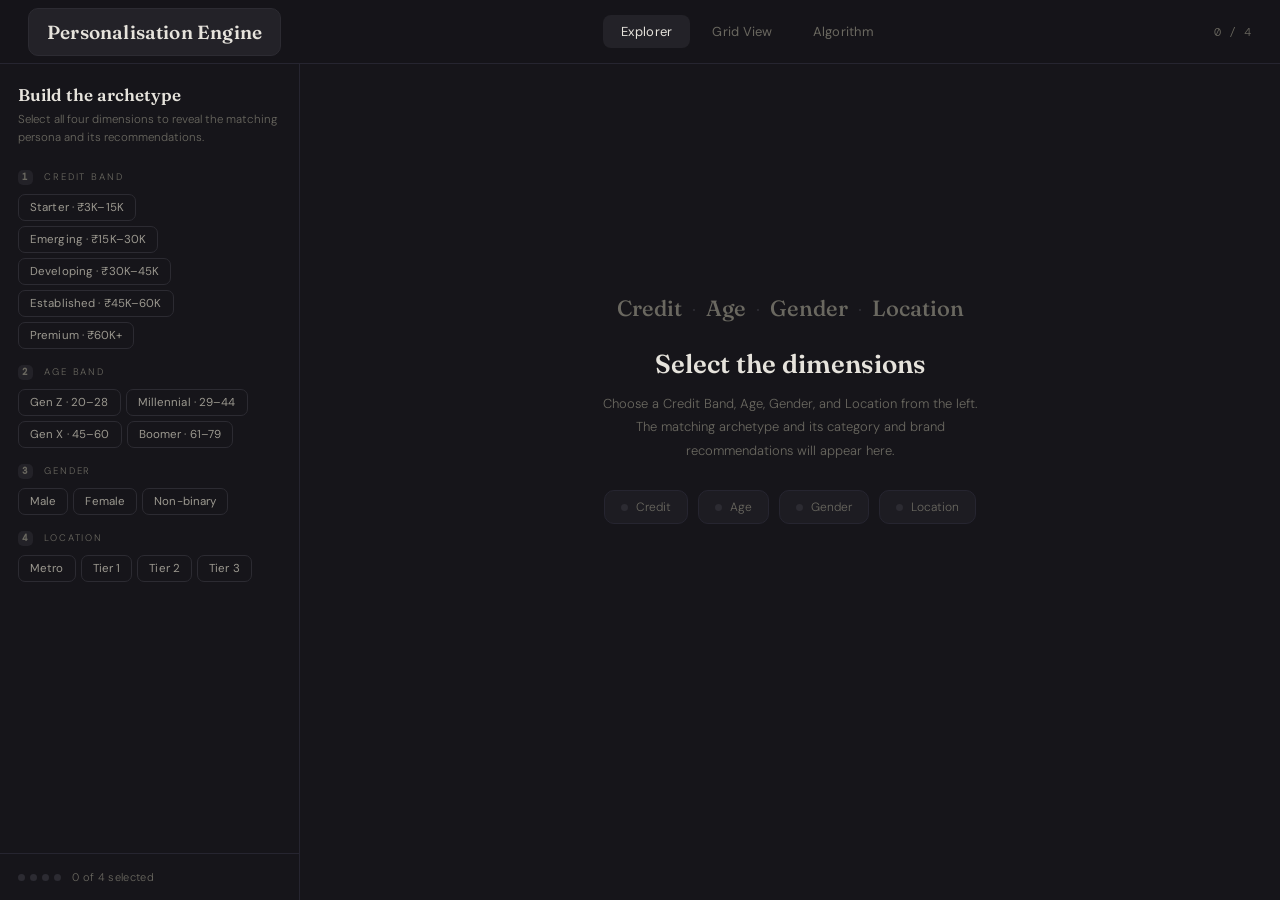
<file: persona-matrix-subtle_9.html>
<!DOCTYPE html>
<html lang="en">
<head>
<meta charset="UTF-8">
<meta name="viewport" content="width=device-width, initial-scale=1.0">
<title>Personalisation Engine</title>
<style>
  @import url('https://fonts.googleapis.com/css2?family=Fraunces:opsz,wght@9..144,400;9..144,500;9..144,600&family=DM+Mono:wght@400;500&family=DM+Sans:wght@300;400;500;600&display=swap');

  * { box-sizing: border-box; margin: 0; padding: 0; }

  :root {
    /* Subtle, muted palette — warm paper-dark base */
    --bg:        #16151a;
    --surface:   #1d1c22;
    --surface-2: #232228;
    --border:    #2c2b32;
    --border-soft: #262530;
    --text:      #e6e3dc;
    --text-2:    #9b988f;
    --text-3:    #6a6860;
    --accent:    #b8a888;   /* soft champagne */

    /* Dimension accents — all desaturated, low-chroma */
    --c-credit:  #c2897a;   /* dusty terracotta */
    --c-age:     #a89a7c;   /* sand */
    --c-gender:  #8a9aa6;   /* slate blue-grey */
    --c-loc:     #9aa68a;   /* sage */
    --c-tier:    #a294ad;   /* muted lavender */

    --good: #8faa8b;
    --warn: #c2a878;
    --risk: #c2897a;
  }

  body {
    background: var(--bg);
    color: var(--text);
    font-family: 'DM Sans', sans-serif;
    font-weight: 300;
    -webkit-font-smoothing: antialiased;
    min-height: 100vh;
  }

  ::-webkit-scrollbar { width: 5px; height: 5px; }
  ::-webkit-scrollbar-track { background: transparent; }
  ::-webkit-scrollbar-thumb { background: var(--border); border-radius: 99px; }

  button { font-family: inherit; cursor: pointer; }
  input { font-family: inherit; }

  /* ── TOP BAR ── */
  .topbar {
    height: 64px;
    border-bottom: 1px solid var(--border-soft);
    display: flex;
    align-items: center;
    justify-content: space-between;
    padding: 0 28px;
    position: sticky;
    top: 0;
    background: rgba(22,21,26,0.92);
    backdrop-filter: blur(12px);
    z-index: 100;
  }
  .brand { display: flex; align-items: center; gap: 14px; }
  .brand-mark {
    width: 40px; height: 40px; border-radius: 11px;
    background: linear-gradient(145deg, #5a5048, #3a342e);
    border: 1px solid #4a443c;
    display: flex; align-items: center; justify-content: center;
    font-family: 'Fraunces', serif; font-weight: 600; font-size: 15px;
    color: var(--accent);
  }
  .brand-title { font-family: 'Fraunces', serif; font-weight: 600; font-size: 19px; letter-spacing: 0.01em; }
  .brand-sub { font-size: 10px; color: var(--text-3); letter-spacing: 0.22em; text-transform: uppercase; margin-top: 2px; }

  .nav { display: flex; gap: 4px; }
  .nav button {
    padding: 8px 18px; border-radius: 8px; border: none; background: transparent;
    color: var(--text-3); font-size: 13px; font-weight: 400; letter-spacing: 0.02em;
    transition: all 0.18s;
  }
  .nav button:hover { color: var(--text-2); }
  .nav button.active { background: var(--surface-2); color: var(--text); }

  .counter { font-family: 'DM Mono', monospace; font-size: 12px; color: var(--text-3); letter-spacing: 0.05em; }

  /* ── LAYOUT ── */
  .layout { display: grid; grid-template-columns: 300px 1fr; min-height: calc(100vh - 64px); }

  /* ── SIDEBAR ── */
  .sidebar { border-right: 1px solid var(--border-soft); display: flex; flex-direction: column; overflow: hidden; }
  .sidebar-filters { padding: 20px 18px; overflow-y: auto; }

  .search {
    width: 100%; padding: 11px 14px; border-radius: 10px;
    border: 1px solid var(--border); background: var(--surface);
    color: var(--text); font-size: 13px; outline: none; margin-bottom: 20px;
    transition: border-color 0.18s;
  }
  .search::placeholder { color: var(--text-3); }
  .search:focus { border-color: #3d3c44; }

  .filter-group { margin-bottom: 16px; }
  .filter-group:last-child { margin-bottom: 0; }
  .filter-label { font-size: 9.5px; color: var(--text-3); letter-spacing: 0.2em; text-transform: uppercase; margin-bottom: 9px; }
  .chips { display: flex; flex-wrap: wrap; gap: 5px; }
  .chip {
    padding: 5px 11px; border-radius: 7px; border: 1px solid var(--border);
    background: transparent; font-size: 11.5px; font-weight: 400; letter-spacing: 0.01em;
    transition: all 0.16s; color: var(--text-2);
  }
  .chip:hover { border-color: #3a3941; color: var(--text); }
  .chip.active { font-weight: 500; }

  /* ── COMBO LIST ── */
  .combo-list { flex: 1; overflow-y: auto; padding: 8px; }
  .combo {
    padding: 10px 12px; border-radius: 9px; cursor: pointer; margin-bottom: 3px;
    transition: background 0.14s; border: 1px solid transparent;
  }
  .combo:hover { background: var(--surface); }
  .combo.active { background: var(--surface-2); border-color: var(--border); }
  .combo-top { display: flex; justify-content: space-between; align-items: center; margin-bottom: 5px; }
  .combo-code { font-family: 'DM Mono', monospace; font-size: 13px; font-weight: 500; letter-spacing: 0.02em; }
  .combo-tag { font-size: 10px; font-weight: 500; letter-spacing: 0.04em; }
  .combo-meta { font-size: 11px; color: var(--text-3); display: flex; gap: 5px; align-items: center; }
  .combo-bar { height: 2px; background: var(--border); border-radius: 99px; margin-top: 7px; overflow: hidden; }
  .combo-bar > div { height: 100%; border-radius: 99px; transition: width 0.5s ease; }

  .combo-count {
    padding: 11px 18px; font-size: 11px; color: var(--text-3);
    border-top: 1px solid var(--border-soft); letter-spacing: 0.05em;
  }

  /* ── DETAIL ── */
  .detail { overflow-y: auto; padding: 30px 36px; }

  .detail-header { padding-bottom: 24px; border-bottom: 1px solid var(--border-soft); margin-bottom: 24px; }
  .header-row { display: flex; justify-content: space-between; align-items: flex-start; }
  .code-display { font-family: 'Fraunces', serif; font-size: 27px; font-weight: 600; letter-spacing: 0.01em; margin-bottom: 10px; line-height: 1.15; }
  .persona-name { font-size: 16px; color: var(--text-2); font-weight: 300; margin-bottom: 14px; }

  .tags { display: flex; flex-wrap: wrap; gap: 7px; }
  .dtag {
    font-family: 'DM Mono', monospace; font-size: 11px; font-weight: 500;
    padding: 5px 11px; border-radius: 6px; letter-spacing: 0.02em;
    border: 1px solid; background: transparent;
  }

  .score-display { text-align: right; flex-shrink: 0; }
  .score-num { font-family: 'Fraunces', serif; font-weight: 600; font-size: 54px; line-height: 0.9; color: var(--accent); }
  .score-label { font-size: 9.5px; color: var(--text-3); letter-spacing: 0.15em; text-transform: uppercase; margin-top: 6px; }

  /* ── PANELS GRID ── */
  .main-grid { display: grid; grid-template-columns: 1.4fr 1fr; gap: 16px; margin-bottom: 16px; }

  .panel {
    background: var(--surface); border: 1px solid var(--border-soft);
    border-radius: 14px; padding: 22px 24px;
  }
  .panel-label { font-size: 9.5px; color: var(--text-3); letter-spacing: 0.18em; text-transform: uppercase; margin-bottom: 18px; }

  .score-line { display: flex; align-items: center; gap: 14px; margin-bottom: 15px; }
  .score-line:last-child { margin-bottom: 0; }
  .score-line-label { font-size: 12px; color: var(--text-2); width: 72px; letter-spacing: 0.04em; }
  .score-track { flex: 1; height: 3px; background: var(--border); border-radius: 99px; overflow: hidden; }
  .score-fill { height: 100%; border-radius: 99px; transition: width 0.7s ease; }
  .score-val { font-family: 'DM Mono', monospace; font-size: 13px; font-weight: 500; width: 24px; text-align: right; }

  .stack { display: flex; flex-direction: column; gap: 14px; }
  .mini-panel {
    background: var(--surface); border: 1px solid var(--border-soft);
    border-radius: 14px; padding: 16px 20px;
  }
  .mini-label { font-size: 9.5px; color: var(--text-3); letter-spacing: 0.18em; text-transform: uppercase; margin-bottom: 7px; }
  .mini-value { font-size: 14px; font-weight: 400; }
  .mini-value.profile { font-size: 13px; line-height: 1.6; color: var(--text-2); }

  /* ── DIMENSION CONTEXT ── */
  .dim-grid { display: grid; grid-template-columns: repeat(4, 1fr); gap: 14px; margin-bottom: 28px; }
  .dim-card {
    background: var(--surface); border: 1px solid var(--border-soft);
    border-radius: 13px; padding: 18px 18px;
  }
  .dim-card-label { font-size: 9.5px; letter-spacing: 0.15em; text-transform: uppercase; margin-bottom: 9px; font-weight: 500; }
  .dim-card-value { font-family: 'Fraunces', serif; font-size: 21px; font-weight: 600; margin-bottom: 10px; }
  .dim-card-note { font-size: 11.5px; color: var(--text-3); line-height: 1.6; }

  /* ── CATEGORIES ── */
  .cat-section-label { font-size: 9.5px; color: var(--text-3); letter-spacing: 0.18em; text-transform: uppercase; margin-bottom: 16px; }
  .cat-tabs { display: flex; gap: 9px; flex-wrap: wrap; margin-bottom: 18px; }
  .cat-tab {
    padding: 9px 18px; border-radius: 9px; border: 1px solid var(--border);
    background: transparent; font-size: 13px; font-weight: 400; color: var(--text-2);
    transition: all 0.15s;
  }
  .cat-tab:hover { border-color: #3a3941; color: var(--text); }
  .cat-tab.active { background: var(--surface-2); color: var(--text); border-color: var(--border); font-weight: 500; }

  .cat-detail {
    background: var(--surface); border: 1px solid var(--border-soft);
    border-radius: 16px; padding: 28px 30px;
  }
  .cat-detail-head { display: flex; justify-content: space-between; align-items: flex-start; margin-bottom: 20px; }
  .cat-title { font-family: 'Fraunces', serif; font-size: 28px; font-weight: 600; margin-bottom: 12px; }
  .cat-pills { display: flex; gap: 8px; }
  .cat-pill {
    font-family: 'DM Mono', monospace; font-size: 11px; font-weight: 500;
    padding: 5px 12px; border-radius: 6px; border: 1px solid; background: transparent;
  }
  .cat-emi { display: flex; gap: 24px; }
  .cat-emi-item { text-align: right; }
  .cat-emi-label { font-size: 9.5px; color: var(--text-3); letter-spacing: 0.12em; text-transform: uppercase; margin-bottom: 4px; }
  .cat-emi-val { font-family: 'DM Mono', monospace; font-size: 14px; font-weight: 500; }

  .brands { display: flex; flex-wrap: wrap; gap: 10px; }
  .brand {
    padding: 11px 18px; border-radius: 10px; border: 1px solid var(--border);
    background: var(--surface-2); font-size: 13px; color: var(--text); font-weight: 400;
    transition: border-color 0.15s;
  }
  .brand:hover { border-color: #3d3c44; }

  /* ── CATEGORIES + BAND SIDE BY SIDE ── */
  .cat-band-row { display: grid; grid-template-columns: 1fr 1fr; gap: 20px; align-items: stretch; margin-bottom: 4px; }
  .cat-col, .band-col { min-width: 0; display: flex; flex-direction: column; }
  .cat-col .cat-detail, .band-col .band-explainer { flex: 1; }

  /* ── CREDIT BAND × CATEGORIES EXPLAINER ── */
  .band-explainer {
    background: var(--surface); border: 1px solid var(--border-soft);
    border-radius: 16px; padding: 20px 22px;
  }
  .band-explainer-intro {
    display: flex; align-items: flex-start; gap: 14px;
    padding: 0 0 16px 14px; border-left: 2px solid; margin-bottom: 16px;
  }
  .band-tier-pill {
    font-family: 'DM Mono', monospace; font-size: 11px; font-weight: 500;
    padding: 4px 11px; border-radius: 6px; border: 1px solid; background: transparent;
    flex-shrink: 0; white-space: nowrap;
  }
  .band-explainer-text { font-size: 12.5px; color: var(--text-2); line-height: 1.7; }

  .band-table { display: flex; flex-direction: column; }
  .band-th, .band-tr {
    display: grid; grid-template-columns: 1.8fr 1fr 1.4fr;
    gap: 10px; align-items: center; padding: 11px 10px;
  }
  .band-th {
    font-size: 9.5px; color: var(--text-3); letter-spacing: 0.12em; text-transform: uppercase;
    border-bottom: 1px solid var(--border-soft);
  }
  .band-tr { border-bottom: 1px solid var(--border-soft); transition: background 0.14s; }
  .band-tr:last-child { border-bottom: none; }
  .band-tr:hover { background: var(--surface-2); border-radius: 8px; }
  .band-cat { font-size: 12px; color: var(--text); font-weight: 400; }
  .band-tier-mini { font-family: 'DM Mono', monospace; font-size: 11px; font-weight: 500; }
  .band-num { font-family: 'DM Mono', monospace; font-size: 11px; color: var(--text-2); }

  /* Stack on narrower widths */
  @media (max-width: 1080px) {
    .cat-band-row { grid-template-columns: 1fr; }
  }

  /* ── GRID VIEW ── */
  .gridview { padding: 30px 36px; }
  .grid-credit-block { margin-bottom: 30px; }
  .grid-credit-head { display: flex; align-items: center; gap: 11px; margin-bottom: 14px; }
  .grid-credit-dot { width: 9px; height: 9px; border-radius: 99px; }
  .grid-credit-title { font-size: 13px; font-weight: 500; letter-spacing: 0.03em; }
  .grid-matrix { display: grid; grid-template-columns: 150px repeat(4, 1fr); gap: 6px; }
  .grid-head-cell {
    padding: 9px 12px; border-radius: 8px; background: var(--surface);
    text-align: center; border: 1px solid var(--border-soft);
  }
  .grid-head-cell .gh-sym { font-family: 'DM Mono', monospace; font-size: 14px; font-weight: 500; }
  .grid-head-cell .gh-label { font-size: 10px; color: var(--text-3); margin-top: 2px; }
  .grid-row-label {
    padding: 9px 12px; border-radius: 8px; background: var(--surface);
    border: 1px solid var(--border-soft); display: flex; align-items: center; gap: 8px;
  }
  .grid-cell {
    padding: 11px 12px; border-radius: 8px; background: var(--surface);
    border: 1px solid var(--border-soft); cursor: pointer; text-align: left;
    transition: all 0.14s;
  }
  .grid-cell:hover { border-color: var(--border); background: var(--surface-2); }
  .grid-cell.active { border-color: var(--accent); }
  .grid-cell-code { font-family: 'DM Mono', monospace; font-size: 11px; font-weight: 500; margin-bottom: 4px; }
  .grid-cell-cat { font-size: 10px; color: var(--text-3); line-height: 1.4; margin-bottom: 6px; height: 26px; overflow: hidden; }
  .grid-cell-bar { height: 2px; background: var(--border); border-radius: 99px; overflow: hidden; }
  .grid-cell-bar > div { height: 100%; }

  /* ── ALGORITHM VIEW ── */
  .algoview { max-width: 920px; margin: 0 auto; padding: 36px 32px; }
  .algo-title { font-family: 'Fraunces', serif; font-size: 32px; font-weight: 600; margin-bottom: 10px; }
  .algo-intro { font-size: 13px; color: var(--text-2); line-height: 1.9; margin-bottom: 32px; max-width: 680px; }
  .algo-table { background: var(--surface); border: 1px solid var(--border-soft); border-radius: 14px; overflow: hidden; margin-bottom: 24px; }
  .algo-table-head { padding: 15px 20px; border-bottom: 1px solid var(--border-soft); font-size: 9.5px; color: var(--text-3); letter-spacing: 0.15em; text-transform: uppercase; }
  .algo-section-head { padding: 13px 20px; background: var(--surface-2); display: flex; justify-content: space-between; align-items: center; }
  .algo-section-head .ash-left { display: flex; align-items: center; gap: 11px; }
  .algo-section-bar { width: 3px; height: 16px; border-radius: 99px; }
  .algo-section-name { font-size: 12px; font-weight: 500; }
  .algo-section-key { font-size: 9px; color: var(--text-3); letter-spacing: 0.1em; }
  .algo-section-max { font-size: 11px; font-weight: 500; color: var(--text-3); }
  .algo-row { display: flex; align-items: center; gap: 16px; padding: 9px 20px; border-bottom: 1px solid var(--border-soft); }
  .algo-row:last-child { border-bottom: none; }
  .algo-row-k { font-family: 'DM Mono', monospace; font-size: 11px; color: var(--text-2); width: 200px; flex-shrink: 0; }
  .algo-row-track { width: 40px; height: 3px; background: var(--border); border-radius: 99px; flex-shrink: 0; overflow: hidden; }
  .algo-row-v { font-family: 'DM Mono', monospace; font-size: 11px; font-weight: 500; width: 28px; flex-shrink: 0; }
  .algo-row-note { font-size: 11px; color: var(--text-3); line-height: 1.5; }
  .stats-grid { display: grid; grid-template-columns: repeat(5, 1fr); gap: 11px; }
  .stat-card { padding: 18px 16px; border-radius: 12px; background: var(--surface); border: 1px solid var(--border-soft); text-align: center; }
  .stat-num { font-family: 'Fraunces', serif; font-size: 28px; font-weight: 600; color: var(--text); }
  .stat-label { font-size: 11px; font-weight: 500; color: var(--text-2); margin: 5px 0 2px; }
  .stat-sub { font-size: 10px; color: var(--text-3); }

  /* ── SIDEBAR INTRO ── */
  .sidebar-intro { margin-bottom: 22px; }
  .sidebar-intro-head { display: flex; align-items: center; justify-content: space-between; gap: 10px; margin-bottom: 6px; }
  .sidebar-intro-title { font-family: 'Fraunces', serif; font-size: 17px; font-weight: 600; }
  .sidebar-intro-sub { font-size: 11.5px; color: var(--text-3); line-height: 1.6; }
  .fl-num {
    display: inline-flex; align-items: center; justify-content: center;
    width: 15px; height: 15px; border-radius: 5px; background: var(--surface-2);
    color: var(--text-3); font-size: 9px; font-weight: 600; margin-right: 6px;
    font-family: 'DM Mono', monospace; vertical-align: middle;
    transition: all 0.2s;
  }
  .filter-group.done .fl-num { background: var(--accent); color: var(--bg); }

  /* ── SIDEBAR FOOTER / PROGRESS ── */
  .sidebar-footer {
    margin-top: auto; padding: 16px 18px; border-top: 1px solid var(--border-soft);
    display: flex; align-items: center; justify-content: space-between;
  }
  .progress-wrap { display: flex; align-items: center; gap: 11px; }
  .progress-dots { display: flex; gap: 5px; }
  .progress-dot { width: 7px; height: 7px; border-radius: 99px; background: var(--border); transition: all 0.3s; }
  .progress-dot.filled { background: var(--accent); }
  .progress-label { font-size: 11px; color: var(--text-3); letter-spacing: 0.03em; }
  .reset-btn {
    padding: 6px 13px; border-radius: 7px; border: 1px solid var(--border);
    background: transparent; color: var(--text-2); font-size: 11px; letter-spacing: 0.03em;
    transition: all 0.15s;
  }
  .reset-btn:hover { border-color: #3a3941; color: var(--text); }

  /* ── EMPTY STATE ── */
  .empty-state {
    display: flex; flex-direction: column; align-items: center; justify-content: center;
    min-height: 70vh; text-align: center; padding: 40px;
  }
  .empty-mark {
    font-family: 'Fraunces', serif; font-size: 22px; font-weight: 500;
    color: var(--border); margin-bottom: 26px; user-select: none;
    display: flex; flex-wrap: wrap; gap: 10px; align-items: center; justify-content: center;
  }
  .empty-mark .slot { color: var(--text-3); transition: color 0.3s; }
  .empty-mark .slot.filled { color: var(--accent); }
  .empty-mark .mark-sep { color: var(--border); font-size: 14px; }
  .empty-title { font-family: 'Fraunces', serif; font-size: 26px; font-weight: 600; margin-bottom: 12px; }
  .empty-sub { font-size: 13px; color: var(--text-3); line-height: 1.8; max-width: 380px; margin-bottom: 28px; }
  .empty-chips { display: flex; gap: 10px; flex-wrap: wrap; justify-content: center; }
  .empty-chip {
    display: flex; align-items: center; gap: 8px;
    padding: 8px 16px; border-radius: 10px; border: 1px solid var(--border-soft);
    background: var(--surface); font-size: 12px; color: var(--text-3);
    transition: all 0.25s;
  }
  .empty-chip.filled { border-color: var(--border); color: var(--text); }
  .empty-chip .ec-dot { width: 7px; height: 7px; border-radius: 99px; background: var(--border); transition: background 0.25s; }
  .empty-chip.filled .ec-dot { }

  .fade { animation: fade 0.35s ease; }
  @keyframes fade { from { opacity: 0; transform: translateY(6px); } to { opacity: 1; transform: none; } }

  .hidden { display: none; }
</style>
</head>
<body>

<div class="topbar">
  <div class="brand">
    <div>
      <div class="brand-title">Personalisation Engine</div>
    </div>
  </div>
  <div class="nav">
    <button data-view="explorer" class="active">Explorer</button>
    <button data-view="grid">Grid View</button>
    <button data-view="algorithm">Algorithm</button>
  </div>
  <div class="counter" id="counter">1 / 240</div>
</div>

<!-- EXPLORER -->
<div class="layout" id="view-explorer">
  <div class="sidebar">
    <div class="sidebar-filters">
      <div class="sidebar-intro">
        <div class="sidebar-intro-head">
          <div class="sidebar-intro-title">Build the archetype</div>
          <button class="reset-btn hidden" id="reset-btn">Reset</button>
        </div>
        <div class="sidebar-intro-sub">Select all four dimensions to reveal the matching persona and its recommendations.</div>
      </div>
      <div class="filter-group"><div class="filter-label"><span class="fl-num">1</span> Credit Band</div><div class="chips" id="f-cv"></div></div>
      <div class="filter-group"><div class="filter-label"><span class="fl-num">2</span> Age Band</div><div class="chips" id="f-ca"></div></div>
      <div class="filter-group"><div class="filter-label"><span class="fl-num">3</span> Gender</div><div class="chips" id="f-cg"></div></div>
      <div class="filter-group"><div class="filter-label"><span class="fl-num">4</span> Location</div><div class="chips" id="f-cl"></div></div>
    </div>
    <div class="sidebar-footer" id="sidebar-footer">
      <div class="progress-wrap">
        <div class="progress-dots" id="progress-dots"></div>
        <div class="progress-label" id="progress-label">0 of 4 selected</div>
      </div>
    </div>
  </div>
  <div class="detail" id="detail"></div>
</div>

<!-- GRID -->
<div class="gridview hidden" id="view-grid"></div>

<!-- ALGORITHM -->
<div class="algoview hidden" id="view-algorithm"></div>

<script>
const CREDIT = {
  v:{label:"₹3K–15K",tag:"Starter",color:"#c2897a",emiStyle:"BNPL / Pay-later 15–30 days",utilizationMax:"80–90% of limit",riskBand:"High",profile:"New-to-credit / BNPL entry. Zero/low bureau score. LazyPay, Freo, Amazon Pay Later core product. Avg transaction ₹1,500–25,000 (PwC 2024). Apparel, food, personal care, earphones dominant."},
  w:{label:"₹15K–30K",tag:"Emerging",color:"#c2a878",emiStyle:"EMI Card 3–6M",utilizationMax:"60–75%",riskBand:"Medium-High",profile:"Thin-file or early credit builder. EMI card or entry credit card (RuPay). Consumer durables ₹5K–15K range. 3–6M EMI tenure. Home Credit / NBFC primary lender."},
  x:{label:"₹30K–45K",tag:"Developing",color:"#a8a87c",emiStyle:"No-cost EMI 6–9M",utilizationMax:"40–55%",riskBand:"Medium",profile:"Mid-segment earner. SBI Card / ICICI entry cards. Consumer electronics, fashion, health primary. No-cost EMI 6–9M. Utilisation 30–50% healthy zone (CIBIL 2024)."},
  y:{label:"₹45K–60K",tag:"Established",color:"#8faa8b",emiStyle:"No-cost EMI 9–12M / Rewards",utilizationMax:"25–35%",riskBand:"Low-Medium",profile:"Stable professional. HDFC Regalia / Axis Flipkart / ICICI Amazon Pay. Travel, electronics, home upgrade. Users 30–35 most reward-savvy (SaveSage 2025)."},
  z:{label:"₹60K+",tag:"Premium",color:"#a294ad",emiStyle:"Reward-first / Full pay",utilizationMax:"<20%",riskBand:"Low",profile:"Affluent / HNI. Amex, HDFC Infinia, Axis Reserve. Luxury, international travel, premium electronics. Credit spends ₹2.17T monthly high (RBI Sep 2025)."},
};
const AGE = {
  a:{label:"20–28",tag:"Gen Z",color:"#c2897a",insight:"~380M strong; ₹45–50B fashion market; 93% trust YouTube creators; No-cost EMI on ₹5K+ (2025-26)"},
  b:{label:"29–44",tag:"Millennial",color:"#8a9aa6",insight:"Peak earner; 74% impulse buy; 69% app-banking (Home Credit 2024)"},
  c:{label:"45–60",tag:"Gen X",color:"#8faa8b",insight:"Highest EMI capacity; 58% app-banking; durables leader (Home Credit 2024)"},
  d:{label:"61–79",tag:"Boomer",color:"#c2a878",insight:"Conservative; trust-first; branch + digital blend preferred"},
};
const GENDER = {
  1:{label:"Male",sym:"♂",color:"#8a9aa6",spend:"Electronics 32%, Fashion 18%, Sports 12% (Statista 2024)"},
  2:{label:"Female",sym:"♀",color:"#bb93a0",spend:"Fashion 38%, Beauty 22%, Health 19% (Indian Retailer 2025)"},
  3:{label:"Non-binary",sym:"⊕",color:"#a294ad",spend:"Wellness + Unisex Fashion blend; metro-skewed (NIQ 2024)"},
};
const LOC = {
  "@":{label:"Metro",color:"#c2897a",note:"E-comm 60%+ card spend; highest credit density; Pune most reward-savvy (SaveSage 2025)"},
  "#":{label:"Tier 1",color:"#8faa8b",note:"Embedded finance 52–68% interest (Home Credit 2024); mirrors metro behaviour"},
  "&":{label:"Tier 2",color:"#8a9aa6",note:"UPI credit card QR rising; basket ₹72 > metro ₹60 (PCMI 2024)"},
  "%":{label:"Tier 3",color:"#c2a878",note:"BNPL entry market; 67% e-comm demand from Tier 2+ (Unicommerce 2024)"},
};

const CATS_BY_AG = {
  a1:["Smartphones","Laptops & Tablets","Audio & Wearables","Fashion & Streetwear","Sports & Gaming"],
  a2:["Beauty & Skincare","Fashion & Ethnic","Audio & Wearables","Collectibles & Lifestyle","Eyewear"],
  a3:["Beauty (Unisex)","Fashion (Unisex)","Collectibles & Lifestyle","Laptops & Tablets","Smartphones"],
  b1:["Consumer Electronics","Two-Wheeler","Travel & Experiences","Home & Smart Devices","Fitness"],
  b2:["Fashion & Premium Ethnic","Beauty (Premium)","Kitchen Appliances","Home & Lifestyle","Baby & Kids"],
  b3:["Fashion (Sustainable)","Electronics","Musical Instruments","Wellness","Travel"],
  c1:["Consumer Durables","Two-Wheeler","Healthcare","Home Improvement","Travel & Leisure"],
  c2:["Jewellery & Gold","Kitchen Appliances","Fashion (Ethnic)","Healthcare","Home Appliances"],
  c3:["Healthcare","Home & Lifestyle","Eyewear","Fashion (Comfort)","Electronics (Simple)"],
  d1:["Healthcare & Pharmacy","Hearing Aids","Nutrition & Supplements","Travel (Domestic)","Electronics (Simple)"],
  d2:["Healthcare","Hearing Aids","Jewellery & Gold","Home Comfort","Devotional & Spiritual"],
  d3:["Healthcare","Hearing Aids","Nutrition","Home Essentials","Devotional"],
};

const BRANDS = {
  "Smartphones":{v:["Redmi 13C","Tecno Spark","Itel A70","Samsung F15"],w:["Redmi Note 14","Realme Narzo","Samsung A35","Moto G85"],x:["OnePlus Nord CE4","Poco F6","iQOO Z9","Samsung A55"],y:["iQOO 12","OnePlus 12R","Samsung S23 FE","Nothing 2a"],z:["iPhone 15 Pro","Samsung S25","Pixel 9","Nothing Phone 2"]},
  "Fashion & Streetwear":{v:["Yousta","Zudio","Meesho","Littlebox"],w:["Snitch","Burnt Toast","OWND!","The Souled Store"],x:["Snitch premium","H&M","Zara","Nike"],y:["Zara","Tommy Hilfiger","Calvin Klein","Nike"],z:["Louis Philippe","Hugo Boss","Nike x collab","Allen Solly"]},
  "Beauty & Skincare":{v:["Nykaa entry","Mamaearth","Wow"],w:["Minimalist","Dot & Key","Plum"],x:["The Ordinary","Kama Ayurveda","Re'equil"],y:["Forest Essentials","L'Oreal","Clinique"],z:["Forest Essentials","Sulwhasoo","La Mer"]},
  "Beauty (Unisex)":{v:["Nykaa MAN","mCaffeine","Beardo"],w:["Bombay Shaving Co","Beardo","The Man Co"],x:["Nykaa MAN","The Ordinary","mCaffeine"],y:["Clinique Men","Kiehl's","Forest Essentials"],z:["Kiehl's","Lab Series","Tom Ford Beauty"]},
  "Beauty (Premium)":{v:["Nykaa entry","Mamaearth","Wow"],w:["Minimalist","The Ordinary","Dot & Key"],x:["Kama Ayurveda","Re'equil","Derma Co"],y:["Forest Essentials","L'Oreal Revitalift","Clinique"],z:["La Mer","Sulwhasoo","Charlotte Tilbury"]},
  "Health & Wellness":{v:["Himalaya","Patanjali","Yoga Bar"],w:["HealthifyMe","Yoga Bar","Setu"],x:["Wellbeing Nutrition","OZiva","Cult.fit"],y:["Cult.fit premium","Garmin","Headspace"],z:["Apple Watch","Peloton","NordicTrack"]},
  "EdTech":{v:["Internshala","SkillIndia","Udemy"],w:["Coursera","Unacademy","LinkedIn Learning"],x:["Coursera Plus","Simplilearn","BYJU's"],y:["upGrad","Harvard Online","Simplilearn"],z:["upGrad premium","ISB","IIM Online"]},
  "Consumer Electronics":{v:["Realme TV","BoAt","Portronics"],w:["MI TV","Samsung entry TV","BoAt Airdopes"],x:["Samsung 55\" 4K","LG TV","Sony entry"],y:["Samsung QLED","LG OLED entry","Dell"],z:["Samsung QLED 85\"","LG OLED","MacBook Pro"]},
  "Consumer Durables":{v:["Bajaj fan","Usha cooler","Cello"],w:["Crompton AC","Samsung WM"],x:["LG WM","Voltas 1.5T AC"],y:["LG double door","Samsung SBS"],z:["Samsung French door","LG InstaView","Dyson"]},
  "Travel & Experiences":{v:["RedBus","IRCTC","OYO budget"],w:["MakeMyTrip","OYO","EaseMyTrip"],x:["MakeMyTrip holidays","Airbnb","Club Mahindra"],y:["Thomas Cook","Airbnb premium","Marriott"],z:["Amex Travel","Taj Hotels","Oberoi"]},
  "Healthcare":{v:["Patanjali","Dabur","Himalaya"],w:["1mg","Pharmeasy","Himalaya"],x:["Apollo Pharmacy","1mg","Dr. Vaidya's"],y:["Apollo Health","HDFC Ergo","Star Health"],z:["Max Healthcare","Apollo premium","Cigna"]},
  "Home & Lifestyle":{v:["Solimo","Amazon Basics","Cello"],w:["Pepperfry entry","Wakefit","IKEA online"],x:["IKEA","Pepperfry","Urban Ladder"],y:["Urban Ladder premium","Good Earth","IKEA premium"],z:["Good Earth","White Teak Co","Ellementry"]},
  "Jewellery & Gold":{v:["Shaya silver","Zaveri Pearls","Voylla"],w:["Shaya","CaratLane entry","Melorra"],x:["CaratLane","Tanishq Mia","PNG entry"],y:["Tanishq","PNG Jewellers","Malabar Gold"],z:["Tanishq premium","Tiffany India","Bulgari"]},
  "Home Improvement":{v:["Asian Paints Ace","Fevicol","Havells"],w:["Asian Paints entry","Havells","Greenply"],x:["Asian Paints","Jaquar","Kajaria"],y:["Asian Paints premium","Grohe","Godrej Locks"],z:["Asian Paints Royale","Grohe","Hafele","Duravit"]},
  "Fitness":{v:["Cosco","Nivia","BoAt band"],w:["Decathlon entry","Noise band","Cult.fit entry"],x:["Decathlon premium","Noise Colorfit","Cult.fit"],y:["Garmin Vivoactive","Fitbit","Cult.fit premium"],z:["Apple Watch","Garmin Fenix","Peloton"]},
  "Fashion & Ethnic":{v:["Global Desi sale","Libas","Meesho ethnic"],w:["Libas","Biba","FabIndia entry"],x:["FabIndia","W","Aurelia"],y:["FabIndia premium","Taneira","Good Earth"],z:["Sabyasachi","Good Earth","Anita Dongre"]},
  "Fashion (Ethnic)":{v:["Meesho ethnic","Libas","Global Desi sale"],w:["Biba","W","Aurelia"],x:["FabIndia","Taneira","Manyavar"],y:["Nalli","Taneira premium","Good Earth"],z:["Sabyasachi","Ritu Kumar","Raw Mango"]},
  "Fashion & Premium Ethnic":{v:["Libas","Sangria","Meesho ethnic"],w:["FabIndia","W","AND"],x:["FabIndia premium","Taneira","Manyavar"],y:["Good Earth","Sabyasachi entry","Anita Dongre"],z:["Sabyasachi","Manish Malhotra","Tarun Tahiliani"]},
  "Fashion (Sustainable)":{v:["ThriftStore","H&M Conscious sale","FabIndia"],w:["H&M Conscious","FabIndia","No Nasties"],x:["No Nasties","Doodlage","The Summer House"],y:["Bodice","Pero","Good Earth fashion"],z:["Bodice luxury","Péro luxury","Good Earth couture"]},
  "Fashion (Comfort)":{v:["Dollar","Lux Cozi","Jockey entry"],w:["Jockey","FabIndia comfort","VIP"],x:["Jockey premium","FabIndia","Westside"],y:["FabIndia premium","Good Earth comfort","W premium"],z:["Good Earth","The Summer House","Anokhi premium"]},
  "Fashion (Unisex)":{v:["Yousta","Zudio","Bewakoof","Littlebox"],w:["Snitch","Burnt Toast","The Souled Store","OWND!"],x:["H&M","Zara","Snitch premium","Campus Sutra"],y:["Zara","Tommy Hilfiger","Jack & Jones"],z:["Hugo Boss","Louis Philippe","Arrow premium"]},
  "Sports & Gaming":{v:["Cosco","Nivia","boAt","MPL"],w:["Decathlon basics","Li-Ning","Redgear","boAt gaming"],x:["Nike","ASUS TUF Gaming","Logitech G","Razer entry"],y:["Nike premium","ASUS ROG","MSI","Razer"],z:["ASUS ROG Flagship","Alienware","Sony PS5","Razer premium"]},
  "Wellness":{v:["Yoga Bar entry","Himalaya","Patanjali"],w:["HealthifyMe","Yoga Bar","Setu"],x:["Wellbeing Nutrition","OZiva","Cult.fit"],y:["Cult.fit premium","Calm India","Headspace"],z:["Aster Wellness","Medanta wellness","Six Senses"]},
  "Home & Smart Devices":{v:["MI TV","Realme smart bulb","Syska"],w:["MI Smart Home","Alexa Dot","TP-Link"],x:["Alexa Echo","Samsung SmartThings","Philips Hue entry"],y:["Google Nest Hub","Apple HomePod mini","Philips Hue"],z:["Apple HomeKit","Google Nest premium","Bosch smart"]},
  "Electronics (Simple)":{v:["Jio Phone","Samsung basic","Itel"],w:["Vu TV entry","Portronics","Boat basic"],x:["Alexa Echo Dot","Vu 32\"","Boat smartwatch"],y:["Alexa Echo Show","Samsung 43\" 4K","JBL"],z:["Apple HomePod mini","Google Nest Hub","Samsung Frame TV"]},
  "Home Comfort":{v:["Bajaj fan","Pigeon","Cello"],w:["Prestige","Havells entry","Philips basic"],x:["Philips","Havells","Kent","Sleepwell"],y:["Sleepwell premium","Godrej Interio","Kent premium"],z:["Duroflex","Kurl-on premium","Godrej Interio luxury"]},
  "Electronics":{v:["Boat","Portronics","Syska"],w:["MI TV","Samsung entry","BoAt"],x:["OnePlus","Samsung mid","Sony entry"],y:["Samsung premium","Sony","Bose"],z:["Apple","Samsung flagship","Sonos"]},
  "Travel":{v:["IRCTC","OYO budget","RedBus"],w:["MakeMyTrip domestic","OYO","Goibibo"],x:["MakeMyTrip holidays","Airbnb","EaseMyTrip"],y:["Thomas Cook","Club Mahindra","Airbnb premium"],z:["Taj Hotels","Oberoi","Park Hyatt India"]},
  "Travel (Domestic)":{v:["IRCTC Sleeper","RedBus","OYO budget"],w:["IRCTC 3AC","OYO select","Goibibo"],x:["MakeMyTrip domestic","IndiGo","SpiceJet"],y:["Vistara","Club Mahindra","Treebo premium"],z:["Taj Hotels","Oberoi","IndiGo Business"]},
  "Travel & Leisure":{v:["IRCTC","OYO budget","RedBus"],w:["MakeMyTrip","OYO","Zostel"],x:["MakeMyTrip holidays","Airbnb","Club Mahindra entry"],y:["Thomas Cook","Marriott Bonvoy","Airbnb premium"],z:["Amex Travel","Taj Hotels","Park Hyatt India"]},
  "Nutrition & Supplements":{v:["Dabur Chyawanprash","Patanjali","Himalaya"],w:["Horlicks","Revital","Himalaya"],x:["MuscleBlaze","OZiva","Wellbeing Nutrition"],y:["Ensure","Protinex","Herbalife"],z:["Amway Nutrilite","GNC premium","Athletic Greens"]},
  "Devotional & Spiritual":{v:["Amazon puja","Agarbatti brands"],w:["Amazon puja","IRCTC Pilgrimage"],x:["IRCTC Pilgrimage","Cox & Kings pilgrim"],y:["Thomas Cook pilgrim","Good Earth pooja"],z:["Oberoi pilgrim resort","Taj spiritual retreats"]},
  "Home Appliances":{v:["Bajaj mixer","Usha cooler","Orient"],w:["Orient AC","Bajaj AC","Havells"],x:["LG entry","Samsung entry","Whirlpool"],y:["LG double door","Samsung mid","Bosch"],z:["Samsung premium","LG premium","Dyson"]},
  "Home Essentials":{v:["Pigeon","Cello","Milton"],w:["Pigeon premium","Milton premium","Prestige entry"],x:["Prestige","Milton premium","Borosil"],y:["Prestige premium","Hawkins","Borosil"],z:["Le Creuset India","Zwilling India","WMF India"]},
  "Healthcare & Pharmacy":{v:["Patanjali","Dabur","Himalaya"],w:["1mg generic","Himalaya","Apollo entry"],x:["Apollo Pharmacy","1mg","Dr. Vaidya's"],y:["Apollo Health","HDFC Ergo","Star Health"],z:["Max Healthcare","Apollo premium","Cigna"]},
  "Devotional":{v:["Local puja items","Agarbatti"],w:["Amazon puja","IRCTC Pilgrimage"],x:["IRCTC Pilgrimage","Craftsvilla ethnic"],y:["Thomas Cook pilgrim","Club Mahindra"],z:["Oberoi retreat","Taj spiritual","Good Earth"]},
  "Nutrition":{v:["Dabur","Patanjali","Himalaya"],w:["Horlicks","Revital","Dabur"],x:["MuscleBlaze entry","OZiva","Revital H"],y:["Ensure","Protinex","Herbalife entry"],z:["Amway Nutrilite","GNC","Herbalife premium"]},
  "Two-Wheeler":{v:["Hero HF Deluxe","TVS Sport","Bajaj CT110"],w:["Hero Splendor+","Honda Shine","TVS Raider"],x:["Honda Activa 6G","TVS Jupiter","Suzuki Access"],y:["Royal Enfield Hunter","Yamaha MT-15","Ather 450S"],z:["Royal Enfield Classic 350","Ola S1 Pro","Vespa","Jawa 42"]},
  "Laptops & Tablets":{v:["Redmi Pad SE","Lenovo Ideapad Slim 1","Acer Aspire entry"],w:["HP 15s","Lenovo IdeaPad 3","ASUS TUF entry","Redmi Book 15"],x:["HP Pavilion","ASUS TUF Gaming","Lenovo IdeaPad Slim 5","OnePlus Pad"],y:["Dell Inspiron 15","ASUS Vivobook Pro","MSI","Lenovo Yoga Slim"],z:["MacBook Air M3","Dell XPS 13","ASUS ROG","iPad Pro"]},
  "Kitchen Appliances":{v:["Bajaj mixer","Pigeon gas stove","Prestige induction"],w:["Preethi mixer","Prestige chimney","Butterfly gas stove"],x:["Faber chimney","Prestige OTG","Philips air fryer"],y:["Elica chimney","Kaff hob","Philips premium air fryer"],z:["Kaff built-in oven","Hafele dishwasher","Bosch built-in","Kutchina premium"]},
  "Eyewear":{v:["Lenskart Air","John Jacobs entry","Fastrack frames"],w:["Lenskart","John Jacobs","Vincent Chase"],x:["Ray-Ban (Lenskart)","Titan Eye+","Oakley entry"],y:["Ray-Ban","Oakley","Vogue Eyewear"],z:["Persol","Tom Ford Eyewear","Gucci Eyewear","Cartier"]},
  "Hearing Aids":{v:["Signia Fast P","ReSound entry","Saral basic"],w:["Signia entry","Phonak Vitus","Widex entry"],x:["Signia Styletto","Phonak Audeo","ReSound Key"],y:["Phonak Paradise","Signia Pure","Oticon Real"],z:["Phonak Lumity","Oticon Intent","Widex Moment premium","Starkey Genesis"]},
  "Baby & Kids":{v:["Mee Mee","LuvLap","Pigeon Baby"],w:["Firstcry basics","Chicco entry","Luvlap premium"],x:["Firstcry","Chicco","R for Rabbit"],y:["Chicco premium","Fisher-Price","Graco"],z:["Stokke","Bugaboo","Fisher-Price premium","Chicco luxury"]},
  "Musical Instruments":{v:["Juârez guitar","Belear entry","Kadence acoustic"],w:["Yamaha F310","Fender Squier entry","Casio SA keyboard"],x:["Yamaha acoustic","Fender Squier","Casio CT-X keyboard"],y:["Yamaha electric","Fender","Roland keyboard"],z:["Gibson","Fender American","Roland premium","Yamaha grand"]},
  "Audio & Wearables":{v:["boAt","Noise","Portronics","Redmi Buds"],w:["boAt premium","Noise ColorFit","JBL","OnePlus Buds"],x:["Sony WH-CH","JBL premium","Noise smartwatch","Samsung Galaxy Buds"],y:["Sony WH-1000XM","Bose entry","Apple Watch SE","Beats"],z:["Bose QC Ultra","Sony flagship","Apple Watch Ultra","Sennheiser Momentum"]},
  "Collectibles & Lifestyle":{v:["Pop Mart blind box","Labubu (entry)","Stanley tumbler"],w:["Pop Mart","Labubu","Limited sneakers (drop)","Stanley Quencher"],x:["Pop Mart premium","Nike SB","Limited sneakers","Funko Pop"],y:["Nike x collab","Adidas Originals drop","Pop Mart mega","KAWS (resale)"],z:["Hypebeast grails","Bearbrick","Rare sneakers","Designer collab drops"]},
};

const CAT_MULTI_EXTRA={"Two-Wheeler":6.0,"Laptops & Tablets":1.6,"Kitchen Appliances":1.0,"Eyewear":0.6,"Hearing Aids":2.2,"Baby & Kids":0.7,"Musical Instruments":1.2};

function getBrands(cat,cv){ const d=BRANDS[cat]; if(!d) return ["—"]; return d[cv]||d.x||["—"]; }

// Typical EMI tenure (months) by category — big-ticket items amortise over longer periods
const CAT_TENURE={"Two-Wheeler":24,"Laptops & Tablets":9,"Consumer Durables":12,"Consumer Electronics":9,"Home Appliances":12,"Kitchen Appliances":9,"Hearing Aids":12,"Jewellery & Gold":12,"Travel & Experiences":6,"Travel & Leisure":6,"Home Improvement":12,"Baby & Kids":6,"Musical Instruments":9,"Audio & Wearables":6,"Collectibles & Lifestyle":3};

const CAT_MULTI={"Smartphones":1.2,"Consumer Electronics":1.5,"Consumer Durables":1.8,"Home Appliances":1.6,"Home Improvement":1.4,"Home & Smart Devices":1.3,"Travel & Experiences":1.4,"Travel & Leisure":1.6,"Travel":1.5,"Travel (Domestic)":1.2,"Jewellery & Gold":1.5,"Fitness":0.7,"Beauty & Skincare":0.4,"Beauty (Premium)":0.5,"Beauty (Unisex)":0.4,"EdTech":0.6,"Fashion & Streetwear":0.5,"Fashion & Ethnic":0.6,"Fashion & Premium Ethnic":0.8,"Fashion (Sustainable)":0.6,"Fashion (Comfort)":0.4,"Fashion (Unisex)":0.5,"Sports & Gaming":0.7,"Wellness":0.5,"Health & Wellness":0.5,"Healthcare":0.6,"Healthcare & Pharmacy":0.6,"Nutrition":0.4,"Nutrition & Supplements":0.4,"Home & Lifestyle":1.2,"Home Comfort":0.9,"Home Essentials":0.5,"Electronics":1.3,"Electronics (Simple)":0.8,"Devotional":0.5,"Devotional & Spiritual":0.9,"Two-Wheeler":6.0,"Laptops & Tablets":1.6,"Kitchen Appliances":1.0,"Eyewear":0.6,"Hearing Aids":2.2,"Baby & Kids":0.7,"Musical Instruments":1.2,"Audio & Wearables":0.6,"Collectibles & Lifestyle":0.4};

function getMaxTicket(cv,cat){
  const base={v:8000,w:18000,x:35000,y:52000,z:120000}[cv]||20000;
  return Math.round((base*(CAT_MULTI[cat]||1.0))/500)*500;
}
function getEMI(cv,cat){
  const mt=getMaxTicket(cv,cat);
  const pct={v:0.65,w:0.55,x:0.45,y:0.35,z:0.25}[cv]||0.45;
  const tenure=CAT_TENURE[cat]||6;
  const monthly=Math.round(mt*pct/tenure/100)*100;
  return {maxTicket:mt, monthly, tenure, perDay:Math.round(monthly/30/5)*5};
}
const TIER_LABEL={v:"Entry-Value",w:"Value",x:"Mid-Premium",y:"Premium",z:"Luxury"};
const TIER_DESC={
  v:"Entry-value products only — smallest ticket, hyper-value & regional brands. Zero-interest BNPL for apparel, food, personal care.",
  w:"Value tier — mid-range trusted brands. EMI card at 3–6 months for durables and mid smartphones.",
  x:"Mid-premium tier — established mainstream brands. No-cost EMI 6–9 months across electronics, fashion, health.",
  y:"Premium tier — aspirational & flagship brands. No-cost EMI 9–12 months plus reward redemption.",
  z:"Luxury tier — top-end & imported brands. Reward-first or full pay; price is rarely the primary driver.",
};

function computeScore(cv,ca,cg,cl){
  const cs={v:8,w:18,x:28,y:36,z:40}[cv]||0;
  const as={a:14,b:25,c:22,d:10}[ca]||0;
  const ls={"@":20,"#":16,"&":10,"%":5}[cl]||0;
  const gs={1:10,2:8,3:9}[cg]||0;
  let bonus=0;
  if((cv==="y"||cv==="z")&&(ca==="a"||ca==="b")&&cl==="@")bonus=5;
  else if((cv==="v"||cv==="w")&&cl==="%")bonus=-3;
  const t=Math.max(5,Math.min(100,cs+as+ls+gs+bonus));
  const tier=t>=80?"PREMIUM":t>=65?"ESTABLISHED":t>=50?"DEVELOPING":t>=35?"EMERGING":"STARTER";
  return {total:t,tier,cs,as,ls,gs,bonus};
}

const ALL_CV=["v","w","x","y","z"],ALL_CA=["a","b","c","d"],ALL_CG=["1","2","3"],ALL_CL=["@","#","&","%"];
const ALL=[];
ALL_CV.forEach(cv=>ALL_CA.forEach(ca=>ALL_CG.forEach(cg=>ALL_CL.forEach(cl=>{
  const score=computeScore(cv,ca,cg,cl);
  const cats=CATS_BY_AG[`${ca}${cg}`]||["Fashion","Electronics","Health","Groceries"];
  ALL.push({code:`${cv}×${ca}×${cg}×${cl}`,raw:`${cv}${ca}${cg}${cl}`,cv,ca,cg,cl,score,cats,
    name:`${AGE[ca].tag} ${GENDER[cg].label} · ${CREDIT[cv].tag} Credit · ${LOC[cl].label}`});
}))));

let fCV=null,fCA=null,fCG=null,fCL=null;
let activeRaw=null, activeCat=0;

function selectedCount(){ return [fCV,fCA,fCG,fCL].filter(Boolean).length; }
function allSelected(){ return fCV&&fCA&&fCG&&fCL; }

function tierColor(tier){
  return {PREMIUM:CREDIT.z.color,ESTABLISHED:CREDIT.y.color,DEVELOPING:CREDIT.x.color,EMERGING:CREDIT.w.color,STARTER:CREDIT.v.color}[tier];
}

function initFilters(){
  const make=(id,obj,getLabel,stateName)=>{
    const cont=document.getElementById(id);
    Object.entries(obj).forEach(([k,v])=>{
      const b=document.createElement("button");
      b.className="chip"; b.textContent=getLabel(v); b.dataset.k=k; b.dataset.color=v.color;
      b.onclick=()=>{
        if(stateName==="cv")fCV=fCV===k?null:k;
        else if(stateName==="ca")fCA=fCA===k?null:k;
        else if(stateName==="cg")fCG=fCG===k?null:k;
        else fCL=fCL===k?null:k;
        activeCat=0;
        renderFilters(); syncSelection();
      };
      cont.appendChild(b);
    });
  };
  make("f-cv",CREDIT,v=>`${v.tag} · ${v.label}`,"cv");
  make("f-ca",AGE,v=>`${v.tag} · ${v.label}`,"ca");
  make("f-cg",GENDER,v=>v.label,"cg");
  make("f-cl",LOC,v=>v.label,"cl");
  renderFilters();
}

function renderFilters(){
  const apply=(id,active,groupSel)=>{
    document.querySelectorAll(`#${id} .chip`).forEach(b=>{
      const on=b.dataset.k===active;
      b.classList.toggle("active",on);
      if(on){ b.style.background=b.dataset.color+"22"; b.style.borderColor=b.dataset.color+"55"; b.style.color=b.dataset.color; }
      else { b.style.background=""; b.style.borderColor=""; b.style.color=""; }
    });
    // mark group as done
    const grp=document.getElementById(id).closest(".filter-group");
    if(grp) grp.classList.toggle("done",!!active);
  };
  apply("f-cv",fCV); apply("f-ca",fCA); apply("f-cg",fCG); apply("f-cl",fCL);
}

// Central sync: updates progress, decides empty vs archetype
function syncSelection(){
  const count=selectedCount();

  // progress dots
  const dots=document.getElementById("progress-dots");
  dots.innerHTML=[fCV,fCA,fCG,fCL].map(v=>`<div class="progress-dot ${v?"filled":""}"></div>`).join("");
  document.getElementById("progress-label").textContent=`${count} of 4 selected`;
  document.getElementById("reset-btn").classList.toggle("hidden",count===0);

  if(allSelected()){
    activeRaw=`${fCV}${fCA}${fCG}${fCL}`;
    document.getElementById("counter").textContent=ALL.find(c=>c.raw===activeRaw).name;
    renderDetail();
  } else {
    activeRaw=null;
    document.getElementById("counter").textContent=`${count} / 4`;
    renderEmptyState();
  }
}

function renderEmptyState(){
  const d=document.getElementById("detail");
  d.className="detail";
  const slot=(v,obj,fallback)=>`<span class="slot ${v?"filled":""}">${v?(obj[v].tag||obj[v].label):fallback}</span>`;
  const chip=(label,v,obj)=>`<div class="empty-chip ${v?"filled":""}"><span class="ec-dot" style="${v?`background:${obj[v].color}`:""}"></span>${v?`${label}: ${obj[v].tag||obj[v].label}`:label}</div>`;
  d.innerHTML=`
    <div class="empty-state fade">
      <div class="empty-mark">${slot(fCV,CREDIT,"Credit")}<span class="mark-sep">·</span>${slot(fCA,AGE,"Age")}<span class="mark-sep">·</span>${slot(fCG,GENDER,"Gender")}<span class="mark-sep">·</span>${slot(fCL,LOC,"Location")}</div>
      <div class="empty-title">${selectedCount()===0?"Select the dimensions":"Keep going…"}</div>
      <div class="empty-sub">${selectedCount()===0
        ? "Choose a Credit Band, Age, Gender, and Location from the left. The matching archetype and its category and brand recommendations will appear here."
        : `${4-selectedCount()} more to go. The archetype reveals once all four dimensions are set.`}</div>
      <div class="empty-chips">
        ${chip("Credit",fCV,CREDIT)}
        ${chip("Age",fCA,AGE)}
        ${chip("Gender",fCG,GENDER)}
        ${chip("Location",fCL,LOC)}
      </div>
    </div>`;
}

function resetSelection(){
  fCV=fCA=fCG=fCL=null; activeRaw=null; activeCat=0;
  renderFilters(); syncSelection();
}

function renderDetail(){
  const c=ALL.find(x=>x.raw===activeRaw); if(!c)return;
  const cr=CREDIT[c.cv],ag=AGE[c.ca],gn=GENDER[c.cg],lo=LOC[c.cl],sc=c.score;
  const tc=tierColor(sc.tier);
  const riskColor=cr.riskBand==="High"?"var(--risk)":cr.riskBand.startsWith("Low")?"var(--good)":"var(--warn)";

  const d=document.getElementById("detail");
  d.className="detail fade";
  d.innerHTML=`
    <div class="detail-header">
      <div class="header-row">
        <div>
          <div class="code-display">${c.name}</div>
          <div class="tags">
            <span class="dtag" style="color:${cr.color};border-color:${cr.color}44">${cr.label} Credit</span>
            <span class="dtag" style="color:${ag.color};border-color:${ag.color}44">${ag.label} · ${ag.tag}</span>
            <span class="dtag" style="color:${gn.color};border-color:${gn.color}44">${gn.sym} ${gn.label}</span>
            <span class="dtag" style="color:${lo.color};border-color:${lo.color}44">${c.cl} ${lo.label}</span>
            <span class="dtag" style="color:${tc};border-color:${tc}44">${sc.tier}</span>
          </div>
        </div>
        <div class="score-display">
          <div class="score-num">${sc.total}</div>
          <div class="score-label">Composite / 100</div>
        </div>
      </div>
    </div>

    <div class="cat-section-label">Predicted Categories &amp; Curated Brands</div>
    <div class="cat-tabs" id="cat-tabs"></div>
    <div class="cat-detail" id="cat-detail"></div>

    <div class="main-grid" style="margin-top:16px;">
      <div class="panel">
        <div class="panel-label">Score Breakdown</div>
        ${scoreLine("Credit",sc.cs,40,cr.color)}
        ${scoreLine("Age",sc.as,25,ag.color)}
        ${scoreLine("Location",sc.ls,20,lo.color)}
        ${scoreLine("Gender",sc.gs,10,gn.color)}
        ${sc.bonus!==0?scoreLine(sc.bonus>0?"Bonus":"Penalty",Math.abs(sc.bonus),5,sc.bonus>0?"var(--good)":"var(--risk)"):""}
      </div>
      <div class="stack">
        <div class="mini-panel">
          <div class="mini-label">Credit Profile</div>
          <div class="mini-value profile">${cr.profile}</div>
        </div>
        <div class="mini-panel">
          <div class="mini-label">EMI Style</div>
          <div class="mini-value" style="color:${cr.color}">${cr.emiStyle}</div>
        </div>
        <div class="mini-panel">
          <div class="mini-label">Risk Band</div>
          <div class="mini-value" style="color:${riskColor}">${cr.riskBand}</div>
        </div>
        <div class="mini-panel">
          <div class="mini-label">Max Utilisation</div>
          <div class="mini-value" style="color:var(--good)">${cr.utilizationMax}</div>
        </div>
      </div>
    </div>

    <div class="dim-grid" style="margin-top:16px;">
      ${dimCard("Credit",cr.label,cr.color,cr.profile.slice(0,90)+"…")}
      ${dimCard("Age",ag.label,ag.color,ag.insight)}
      ${dimCard("Gender",gn.sym+" "+gn.label.replace("Non-binary","NB"),gn.color,gn.spend)}
      ${dimCard("Location",c.cl+" "+lo.label,lo.color,lo.note)}
    </div>
  `;

  const tabs=document.getElementById("cat-tabs");
  c.cats.forEach((cat,i)=>{
    const b=document.createElement("button");
    b.className="cat-tab"+(i===activeCat?" active":"");
    b.textContent=`${i+1}. ${cat}`;
    b.onclick=()=>{ activeCat=i; document.querySelectorAll(".cat-tab").forEach((x,j)=>x.classList.toggle("active",j===i)); renderCat(c); };
    tabs.appendChild(b);
  });
  renderCat(c);
}

function scoreLine(label,val,max,color){
  return `<div class="score-line">
    <span class="score-line-label">${label}</span>
    <div class="score-track"><div class="score-fill" style="width:${Math.round((val/max)*100)}%;background:${color}"></div></div>
    <span class="score-val" style="color:${color}">${val}</span>
  </div>`;
}

function dimCard(label,value,color,note){
  return `<div class="dim-card">
    <div class="dim-card-label" style="color:${color}">${label}</div>
    <div class="dim-card-value">${value}</div>
    <div class="dim-card-note">${note}</div>
  </div>`;
}

function renderCat(c){
  const cat=c.cats[activeCat];
  const brands=getBrands(cat,c.cv);
  const cr=CREDIT[c.cv];
  const tierLabel=TIER_LABEL[c.cv];
  const e=getEMI(c.cv,cat);

  document.getElementById("cat-detail").innerHTML=`
    <div class="cat-detail-head">
      <div>
        <div class="cat-title">${cat}</div>
        <div class="cat-pills">
          <span class="cat-pill" style="color:${cr.color};border-color:${cr.color}44">${tierLabel}</span>
          <span class="cat-pill" style="color:var(--accent);border-color:#4a443c">Max ₹${e.maxTicket.toLocaleString()}</span>
        </div>
      </div>
      <div class="cat-emi">
        <div class="cat-emi-item">
          <div class="cat-emi-label">Recommended EMI</div>
          <div class="cat-emi-val" style="color:${cr.color}">₹${e.monthly.toLocaleString()}/mo · ${e.tenure}M</div>
        </div>
      </div>
    </div>
    <div class="brands">
      ${brands.map(b=>`<span class="brand">${b}</span>`).join("")}
    </div>
  `;
}

/* ── GRID VIEW ── */
function renderGrid(){
  const g=document.getElementById("view-grid");
  let html=`<div style="display:flex;align-items:center;gap:14px;margin-bottom:22px;">
    <div style="font-family:'Fraunces',serif;font-size:24px;font-weight:600;">240-Cell Matrix</div>
    <div style="font-size:12px;color:var(--text-3);">Credit blocks · Age×Gender rows · Location columns · Click any cell</div>
  </div>`;
  ALL_CV.forEach(cv=>{
    const cr=CREDIT[cv];
    html+=`<div class="grid-credit-block">
      <div class="grid-credit-head">
        <div class="grid-credit-dot" style="background:${cr.color}"></div>
        <div class="grid-credit-title" style="color:${cr.color}">${cr.label} · ${cr.tag} Credit</div>
      </div>
      <div class="grid-matrix">
        <div></div>
        ${ALL_CL.map(cl=>`<div class="grid-head-cell"><div class="gh-label" style="color:${LOC[cl].color};font-size:12px;font-weight:500">${LOC[cl].label}</div></div>`).join("")}
        ${ALL_CA.map(ca=>ALL_CG.map(cg=>{
          let row=`<div class="grid-row-label">
            <div style="width:6px;height:6px;border-radius:99px;background:${AGE[ca].color};flex-shrink:0"></div>
            <div><div style="font-size:11px;font-weight:500;color:var(--text-2)">${AGE[ca].tag}</div>
            <div style="font-size:9px;color:var(--text-3)">${GENDER[cg].label}</div></div>
          </div>`;
          row+=ALL_CL.map(cl=>{
            const c=ALL.find(x=>x.cv===cv&&x.ca===ca&&x.cg===cg&&x.cl===cl);
            const act=c.raw===activeRaw?" active":"";
            return `<button class="grid-cell${act}" data-raw="${c.raw}">
              <div class="grid-cell-code" style="color:${cr.color}">${AGE[ca].tag} ${GENDER[cg].label}</div>
              <div class="grid-cell-cat">${c.cats[0]}</div>
              <div class="grid-cell-bar"><div style="width:${c.score.total}%;background:${cr.color};opacity:0.7"></div></div>
            </button>`;
          }).join("");
          return row;
        }).join("")).join("")}
      </div>
    </div>`;
  });
  g.innerHTML=html;
  g.querySelectorAll(".grid-cell").forEach(cell=>{
    cell.onclick=()=>{
      const raw=cell.dataset.raw;
      fCV=raw[0]; fCA=raw[1]; fCG=raw[2]; fCL=raw[3]; activeCat=0;
      renderFilters(); syncSelection(); switchView("explorer");
    };
  });
}

/* ── ALGORITHM VIEW ── */
function renderAlgo(){
  const a=document.getElementById("view-algorithm");
  const sections=[
    {dim:"Credit Band",max:40,color:CREDIT.v.color,key:"PRIMARY DRIVER",rows:[
      {k:"Starter · ₹3K–15K",v:8,note:"BNPL entry; zero-bureau. LazyPay/Freo avg limit ₹10K (PwC 2024)"},
      {k:"Emerging · ₹15K–30K",v:18,note:"Thin-file builder; Home Credit / NBFC EMI card primary"},
      {k:"Developing · ₹30K–45K",v:28,note:"Mid-segment; ICICI/SBI card; utilisation 30–50% healthy (CIBIL 2024)"},
      {k:"Established · ₹45K–60K",v:36,note:"Stable professional; reward-seeking; 30–35 most savvy (SaveSage 2025)"},
      {k:"Premium · ₹60K+",v:40,note:"Affluent / HNI; Amex/HDFC Infinia; ₹2.17T monthly high (RBI Sep 2025)"}]},
    {dim:"Age Band",max:25,color:AGE.a.color,key:"LIFE-STAGE PROXY",rows:[
      {k:"Gen Z · 20–28",v:14,note:"40% India e-retail; BNPL-curious; new-to-credit (Bain 2025)"},
      {k:"Millennial · 29–44",v:25,note:"Peak earner; 74% impulse buy; 69% app-banking (Home Credit 2024)"},
      {k:"Gen X · 45–60",v:22,note:"Highest EMI capacity; durable loan leader; 58% app-banking"},
      {k:"Boomer · 61–79",v:10,note:"Conservative; trust-first; fixed income; short tenure only"}]},
    {dim:"Location Tier",max:20,color:LOC["@"].color,key:"DIGITAL CREDIT MATURITY",rows:[
      {k:"Metro",v:20,note:"60%+ card spend is e-commerce; highest credit density (RBI FY26)"},
      {k:"Tier 1",v:16,note:"Embedded finance 52–68% interest (Home Credit 2024); mirrors metro"},
      {k:"Tier 2",v:10,note:"UPI-QR credit card rising; basket ₹72 > metro ₹60 (PCMI 2024)"},
      {k:"Tier 3",v:5,note:"BNPL entry market; 67% e-comm demand from Tier 2+ (Unicommerce 2024)"}]},
    {dim:"Gender",max:10,color:GENDER[2].color,key:"BASKET COMPOSITION",rows:[
      {k:"Male",v:10,note:"Higher formal credit access; Electronics 32% basket (Statista 2024)"},
      {k:"Female",v:8,note:"Fashion 38%+Beauty 22%; strong repayment; underserved (Indian Retailer 2025)"},
      {k:"Non-binary",v:9,note:"Metro-skewed; digital-native; Wellness+Fashion blend (NIQ 2024)"}]},
    {dim:"Interaction Bonus",max:5,color:"var(--good)",key:"COMBINATION EFFECT",rows:[
      {k:"High credit + Young + Metro",v:5,note:"Tech-savvy premium urban — highest LTV segment"},
      {k:"Low credit + Tier 3",v:-3,note:"Penalty: limited digital infra + low credit = constrained basket"}]},
  ];

  let html=`<div class="algo-title">5D Scoring Algorithm</div>
    <p class="algo-intro">How five dimensions — Credit Band, Age, Gender, Location, and their Interaction — combine into 240 uniquely scored consumer profiles. Credit is the primary driver; it unlocks product tiers. The other four refine which category and brand within that tier.</p>
    <div class="algo-table">
      <div class="algo-table-head">Scoring Model · Max 100 Points</div>`;
  sections.forEach(s=>{
    html+=`<div class="algo-section-head">
      <div class="ash-left">
        <div class="algo-section-bar" style="background:${s.color}"></div>
        <div class="algo-section-name" style="color:${s.color}">${s.dim}</div>
        <div class="algo-section-key">${s.key}</div>
      </div>
      <div class="algo-section-max">/${s.max} pts</div>
    </div>`;
    s.rows.forEach(r=>{
      html+=`<div class="algo-row">
        <div class="algo-row-k">${r.k}</div>
        <div class="algo-row-track"><div style="height:100%;border-radius:99px;background:${s.color};width:${Math.round((Math.abs(r.v)/s.max)*100)}%"></div></div>
        <div class="algo-row-v" style="color:${s.color}">${r.v>0?"+":""}${r.v}</div>
        <div class="algo-row-note">${r.note}</div>
      </div>`;
    });
  });
  html+=`</div>
    <div class="stats-grid">
      ${[["240","Combinations","5×4×3×4"],["960","Category Slots","4 per combo"],["3,840","Brand Mappings","~4 per category"],["48","Category Lists","Age×Gender pairs"],["13+","Research Sources","RBI, PwC, Bain…"]].map(s=>`<div class="stat-card"><div class="stat-num">${s[0]}</div><div class="stat-label">${s[1]}</div><div class="stat-sub">${s[2]}</div></div>`).join("")}
    </div>`;
  a.innerHTML=html;
}

/* ── VIEW SWITCHING ── */
function switchView(view){
  document.querySelectorAll(".nav button").forEach(b=>b.classList.toggle("active",b.dataset.view===view));
  document.getElementById("view-explorer").classList.toggle("hidden",view!=="explorer");
  document.getElementById("view-grid").classList.toggle("hidden",view!=="grid");
  document.getElementById("view-algorithm").classList.toggle("hidden",view!=="algorithm");
  if(view==="grid")renderGrid();
  if(view==="algorithm")renderAlgo();
}

document.querySelectorAll(".nav button").forEach(b=>{ b.onclick=()=>switchView(b.dataset.view); });
document.getElementById("reset-btn").onclick=resetSelection;

initFilters();
syncSelection();
</script>
</body>
</html>
</file>
